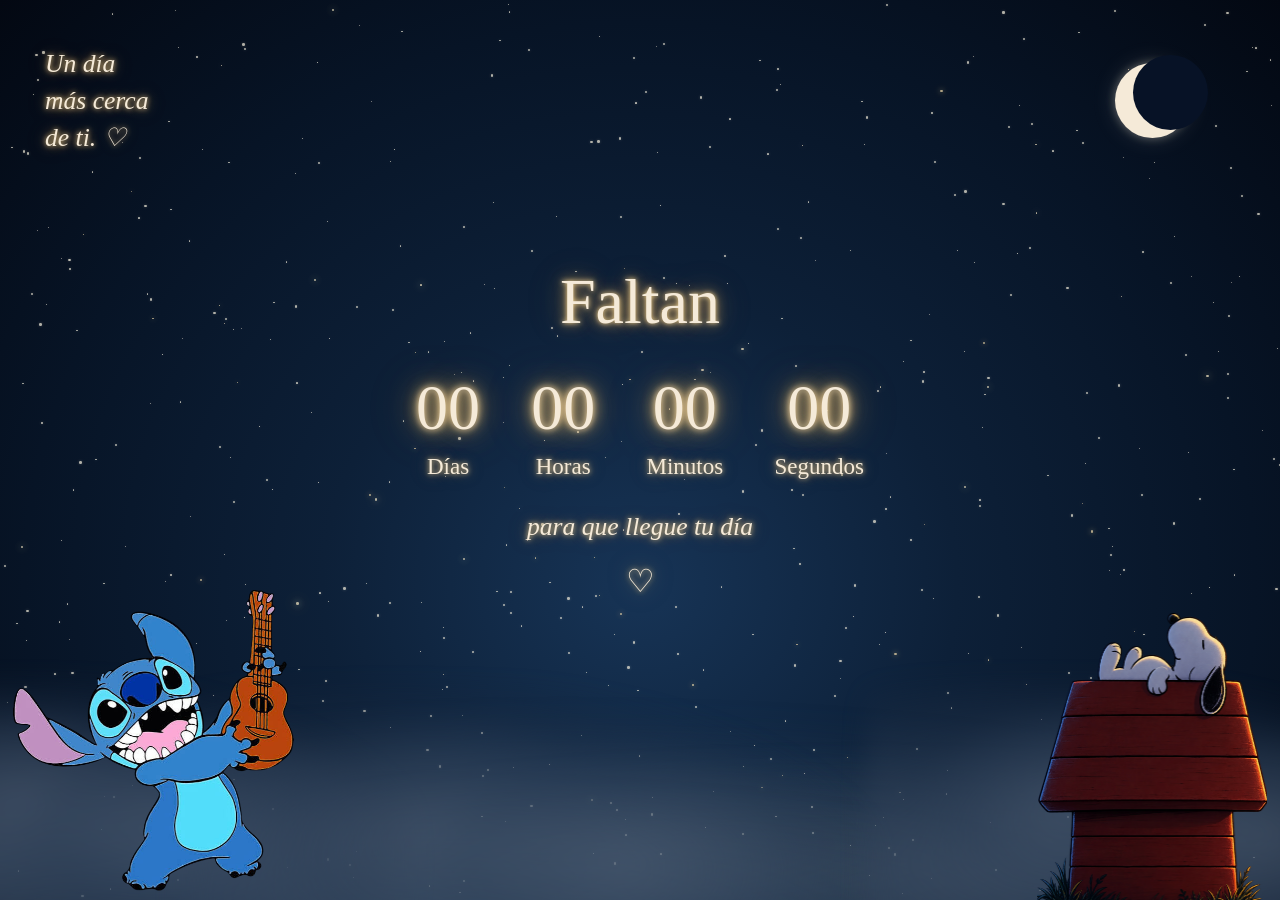
<file: index.html>
<!DOCTYPE html>
<html lang="es">

<head>
  <link rel="preconnect" href="https://fonts.googleapis.com">
  <link rel="preconnect" href="https://fonts.gstatic.com" crossorigin>
  <link
    href="https://fonts.googleapis.com/css2?family=Cinzel+Decorative:wght@700&family=Great+Vibes&family=Plus+Jakarta+Sans:wght@300;400;600&display=swap"
    rel="stylesheet"
  >
<link rel="icon" type="image/png" href="logo.jpg">
  <link rel="stylesheet" href="css/style.css">
  <link rel="stylesheet" href="css/pastel.css">
  <link href="https://fonts.googleapis.com/css2?family=Press+Start+2P&family=Caveat:wght@600&display=swap" rel="stylesheet">
</head>

    <!-- =========================================
         ESCENA PRINCIPAL
         ========================================= -->

    <main id="pagina">

        <!-- CIELO -->
        <div class="cielo">

            <div class="estrellas"></div>

            <div class="luna"></div>

            <div class="estrella-fugaz"></div>

            <div class="nubes">

                <div class="nube nube-1"></div>
                <div class="nube nube-2"></div>
                <div class="nube nube-3"></div>

            </div>

            <div class="niebla niebla-1"></div>
            <div class="niebla niebla-2"></div>
            <div class="niebla niebla-3"></div>

        </div>


        <!-- =========================================
             PORTADA
             ========================================= -->

        <section class="portada" id="portada">

            <!-- Mensaje esquina -->
            <div class="mensaje-esquina">
                Un día<br>
                más cerca<br>
                de ti. ♡
            </div>


            <!-- Casa de Snoopy -->
            <div class="snoopy-portada">

                <img src="img/snoopy.png" alt="Snoopy">

            </div>

            <div class="stitch-portada">
    <img src="img/stitch3.png" alt="Stitch">
</div>

            <!-- CONTADOR -->
            <div class="contador">

                <h1>Faltan</h1>

                <div class="tiempo">

                    <div>
                        <span id="dias">00</span>
                        <small>Días</small>
                    </div>

                    <div>
                        <span id="horas">00</span>
                        <small>Horas</small>
                    </div>

                    <div>
                        <span id="minutos">00</span>
                        <small>Minutos</small>
                    </div>

                    <div>
                        <span id="segundos">00</span>
                        <small>Segundos</small>
                    </div>

                </div>

                <p>para que llegue tu día</p>

                <div class="corazon">
                    ♡
                </div>

            </div>

        </section>


        <!-- =========================================
             TRANSICIÓN
             ========================================= -->

        <section class="transicion" id="transicion">

            <img
                src="img/snoopy2.png"
                alt="Snoopy"
                class="snoopy-transicion"
            >

            <div class="mensaje-transicion">

                <p>
                    Hay cosas que no se pueden decir<br>
                    en unas cuantas palabras...
                </p>

                <button id="botonAbrir">
                    ♡ Abrir
                </button>

            </div>

        </section>


        <!-- =========================================
             CARTA
             ========================================= -->

        <section class="carta" id="carta">

            <!-- Snoopy izquierda -->

            <div class="snoopy-izquierda">

                <img
                    src="img/snoopy-joe-cool.png"
                    alt="Snoopy"
                >

            </div>


            <!-- HOJA -->

            <div class="hoja-carta">

                <div class="decoracion-superior">
                    ♡
                </div>


                <h2>
                    Para ti, señora
                </h2>


                <div class="linea-dorada">

                    <span>♡</span>

                </div>


                <div class="contenido-carta">

                    <p>
                        No sabía muy bien cómo empezar esta carta, porque llevamos relativamente poco tiempo conociéndonos y quizá sería raro escribirte algo demasiado grande cuando apenas estamos comenzando a conocernos. Pero supongo que precisamente por eso quise hacerlo.

                        En estas pocas semanas me ha gustado mucho coincidir contigo. Es curioso cómo a veces no hace falta conocer a alguien durante años para sentir que hablar con esa persona resulta fácil, como si poco a poco las conversaciones fueran encontrando su propio camino.

                        Me gusta poder hablar contigo, conocer un poco más de ti y descubrir esas pequeñas cosas que hacen que seas tú. Y aunque todavía me falte muchísimo por conocer, creo que eso también es algo bonito, porque significa que todavía quedan muchas cosas por descubrir.

                        Espero que este nuevo año de tu vida venga acompañado de momentos que realmente te hagan feliz, de personas que sepan apreciar lo que eres y de muchas razones para sonreír incluso en esos días en los que no todo salga como esperabas.
                    </p>


                    <p>
                       Me alegra haberte conocido.

                       Y entre tantas personas que uno puede encontrar en la vida, me parece bonito que justamente nuestros caminos hayan coincidido.
                    </p>


                    <!-- AQUÍ CONTINUAREMOS LA CARTA -->

             <!-- BOTÓN PARA CONTINUAR -->

            <button id="botonCosas">
                Continuar ♡
            </button>

                </div>

            </div>


            <!-- Casita derecha -->

            <div class="casita-derecha">

                <img
                    src="img/stitch.png"
                    alt="Casita de Snoopy"
                >

            </div>

</section>


<!-- =========================================
     MENSAJES
     ========================================= -->

<div id="lluviaSnoopy"></div>

<section class="mensajes" id="mensajes">

    <div class="contenedor-mensajes">

        <div class="lista-mensajes">

            <!-- =========================
                 MENSAJE 1
                 ========================= -->

            <article class="tarjeta-mensaje tarjeta-1">

                <div class="encabezado-mensaje">

                    <img
                        src="img/mensajes/persona1.png"
                        alt="Paulette"
                    >

                    <span>Paulette</span>

                </div>

                <div class="contenido-mensaje">

                    <p>
                        "Feliz cumple guapa, eres muy especial para mí,
                        gracias por hacerme reír y acompañarme en momentos
                        donde me sentía mal, realmente quiero que te la pases
                        increíble, gracias por todo, tqmmm."
                    </p>

                </div>

            </article>


            <!-- =========================
                 MENSAJE 2
                 ========================= -->

            <article class="tarjeta-mensaje tarjeta-2">

                <div class="encabezado-mensaje">

                    <img
                        src="img/mensajes/persona2.png"
                        alt="Rosa"
                    >

                    <span>Rosa</span>

                </div>

                <div class="contenido-mensaje">

                    <p>
                        Feliz Cumpleaños,liz

                        Hoy no es un día cualquiera, porque hace años nació
                        la persona más linda que se convertiría en mi confidente,
                        mi amiga y sobre todo la mejor niña que conocí.

                        Me detuve a pensar en todo lo que hemos vivido aunque
                        sea en un corto tiempo contigo sentí una conexión
                        inexplicable desde el minuto en que me hablaste me
                        sentí tan cómoda.

                        Agradezco haber coincidido contigo en esta etapa de
                        la vida y sobre todo que siempre estés para mí.

                        A veces doy por sentado que siempre estás ahí, pero
                        hoy quiero detenerme y darte las gracias.

                        Gracias por ser esa persona que me conoce sin filtros,
                        que sabe cuándo estoy bien aunque diga lo contrario
                        y que tiene la palabra exacta para cada situación.

                        No cualquiera me tiene la confianza que me das ni el
                        apoyo, y el hecho de que sigamos aquí, más unidas
                        que nunca, es la prueba de que nuestra amistad es
                        real y a prueba de todo.

                        Me encanta saber que, sin importar cuánto pase el
                        tiempo, siempre tendremos esos momentos que nadie
                        más entiende.
                    </p>

                </div>

            </article>


            <!-- =========================
                 MENSAJE 3
                 ========================= -->

            <article class="tarjeta-mensaje tarjeta-3">

                <div class="encabezado-mensaje">

                    <img
                        src="img/mensajes/persona3.png"
                        alt="Yawy"
                    >

                    <span>Yawy</span>

                </div>

                <div class="contenido-mensaje">

                    <p>
                        Lis pues muchas felicidades eres una niña muy linda
                        y especial para mí ya que cuando empezamos a hablar
                        me gustó tu vibra y eres una niña muy inteligente
                        aunque a veces no das una pero lo eres.

                        Te quiero mucho y feliz cumpleaños, que te la pases
                        muy bien con toda tu familia y los que más quieras.
                    </p>

                </div>

            </article>


            <!-- =========================
                 MENSAJE 4
                 ========================= -->

            <article class="tarjeta-mensaje tarjeta-4">

                <div class="encabezado-mensaje">

                    <img
                        src="img/mensajes/persona4.png"
                        alt="Chichico"
                    >

                    <span>Chichico (Kevin)</span>

                </div>

                <div class="contenido-mensaje">

                    <p>
                        Feliz cumpleaños, vete a la verga
                    </p>

                </div>

            </article>

        </div>


        <!-- BOTÓN -->

        <button id="botonPastel">
            Hay algo más...
        </button>

    </div>

</section>



</main>


<!-- ESCENA DEL PASTEL -->
<section id="escenaPastel" aria-label="Pastel de cumpleaños" style="display: none;">
    <div id="estrellasPastel"></div>

    <div id="wPastel">
        <canvas id="cPastel" width="96" height="96"></canvas>

        <div class="oPastel" id="titlePastel">
            <svg viewBox="0 0 100 28" aria-label="Feliz cumpleaños Lissette, te quiero">
                <defs>
                    <path id="p1Pastel" d="M 8 15 Q 50 -3 92 15"/>
                    <path id="p2Pastel" d="M 26 22 Q 50 14 74 22"/>
                </defs>
                <text class="a1Pastel">
                    <textPath href="#p1Pastel" startOffset="50%">FELIZ CUMPLEAÑOS</textPath>
                </text>
                <text class="a2Pastel">
                    <textPath href="#p2Pastel" startOffset="50%">LISSETTE</textPath>
                </text>
                <text class="a3Pastel" x="50" y="27">te quiero ✦</text>
            </svg>
        </div>

        <div class="oPastel" id="hintPastel">Enciende<br>&nbsp;&nbsp;la vela</div>
    </div>
</section>

<script src="js/script.js"></script>
<script src="js/pastel.js"></script>

<audio id="musicaFondo" loop preload="auto">
    <source src="audio/musica de fondo.mp3" type="audio/mpeg">
</audio>
<script>
const musicaFondo = document.getElementById("musicaFondo");
window.musicaFondo = musicaFondo;
musicaFondo.volume = 0.15;

window.addEventListener("pointerdown", function iniciarMusica() {
    musicaFondo.play()
        .then(() => {
            console.log("🎵 Música iniciada");
            window.removeEventListener("pointerdown", iniciarMusica);
        })
        .catch(error => {
            console.log("❌ Error al iniciar música:", error);
        });
}, true);
</script>
</body>

</html>
</file>
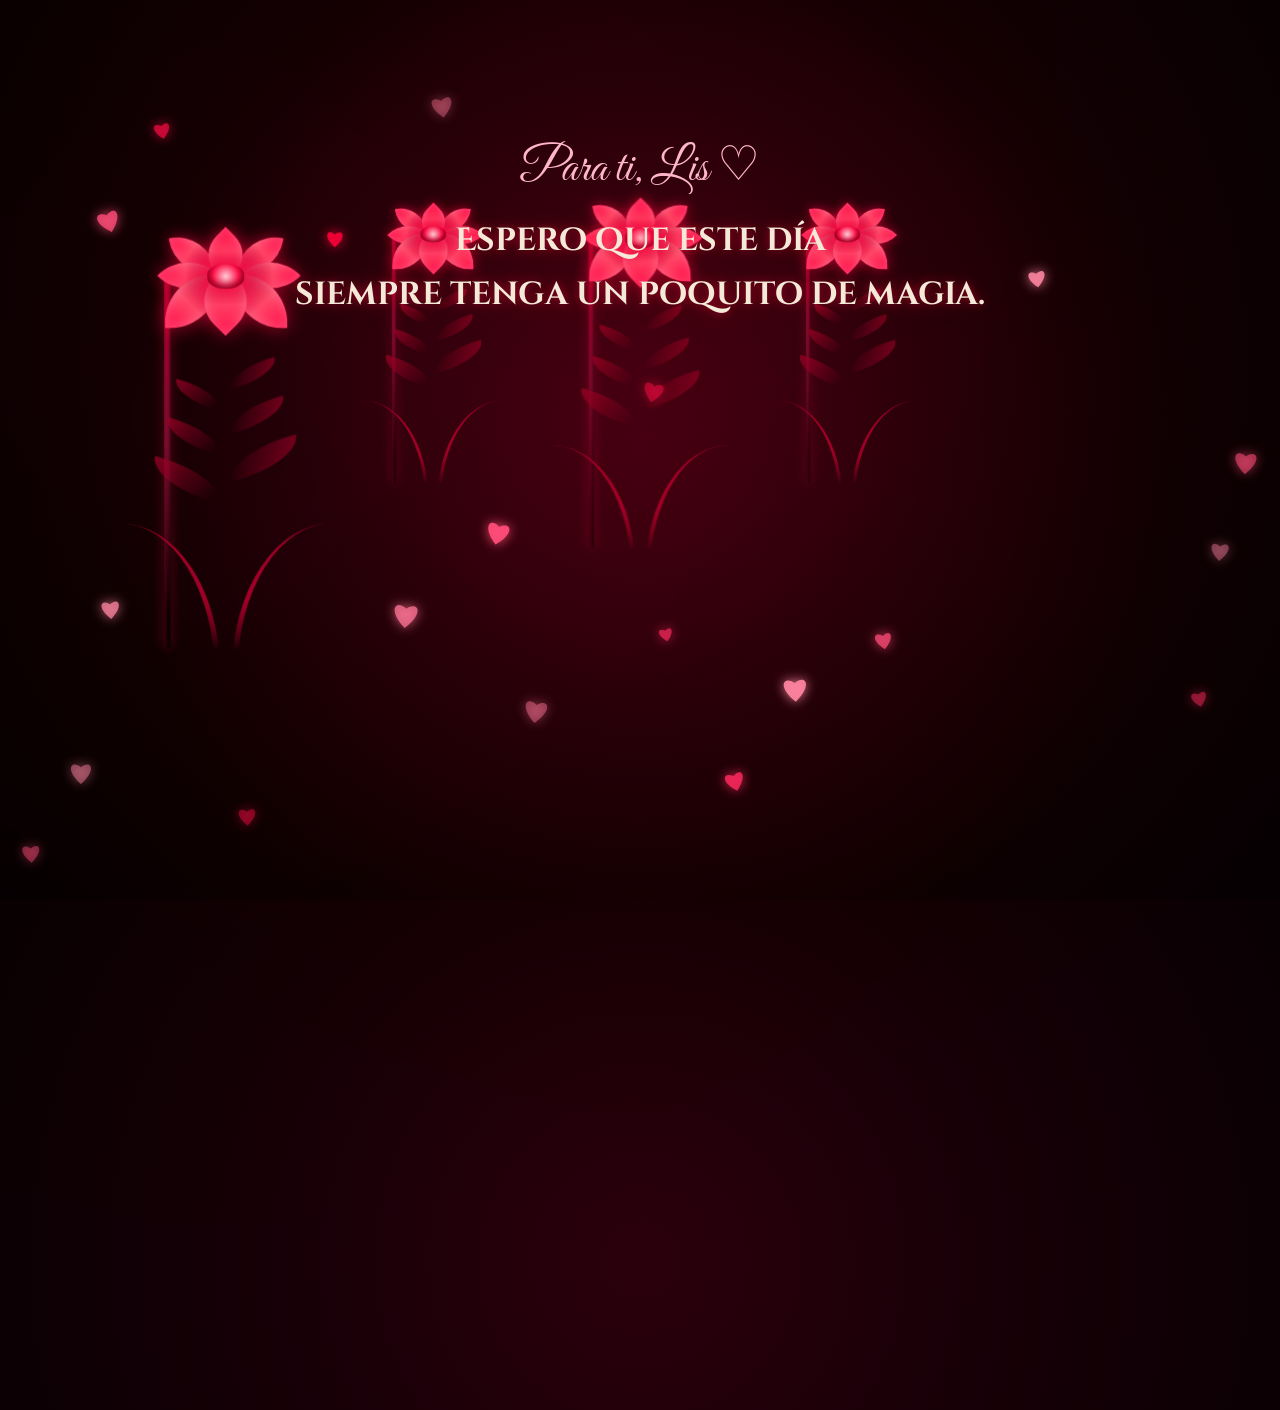
<file: final.html>
<!DOCTYPE html>
<html lang="es">

<head>
    <meta charset="UTF-8">
    <meta name="viewport" content="width=device-width, initial-scale=1.0">

    <title>Para Lis ♡</title>

    <link rel="preconnect" href="https://fonts.googleapis.com">
    <link rel="preconnect" href="https://fonts.gstatic.com" crossorigin>

    <link
        href="https://fonts.googleapis.com/css2?family=Cinzel+Decorative:wght@700&family=Great+Vibes&family=Plus+Jakarta+Sans:wght@300;400;600&display=swap"
        rel="stylesheet"
    >

    <link rel="stylesheet" href="final.css">
    <link rel="icon" type="image/png" href="img/logo.jpg">
</head>

<body>

    <!-- CORAZONES Y BRILLOS -->
    <canvas id="hearts-canvas"></canvas>

    <!-- BRILLO AMBIENTAL -->
    <div class="romantic-overlay"></div>

    <!-- FLORES -->
    <div class="ground">

        <div class="flower-container"></div>
        <div class="flower-container"></div>
        <div class="flower-container"></div>
        <div class="flower-container"></div>
        <div class="flower-container"></div>
        <div class="flower-container"></div>
        <div class="flower-container"></div>
        <div class="flower-container"></div>
        <div class="flower-container"></div>
        <div class="flower-container"></div>
        <div class="flower-container"></div>
        <div class="flower-container"></div>

    </div>

    <!-- MENSAJE FINAL -->
    <div class="mensaje-final">

        <div class="mensaje-pequeno">
            Para ti, Lis ♡
        </div>

        <h1>
            Espero que este día<br>
            siempre tenga un poquito de magia.
        </h1>

    </div>

    <script src="final.js"></script>

</body>

</html>
</file>
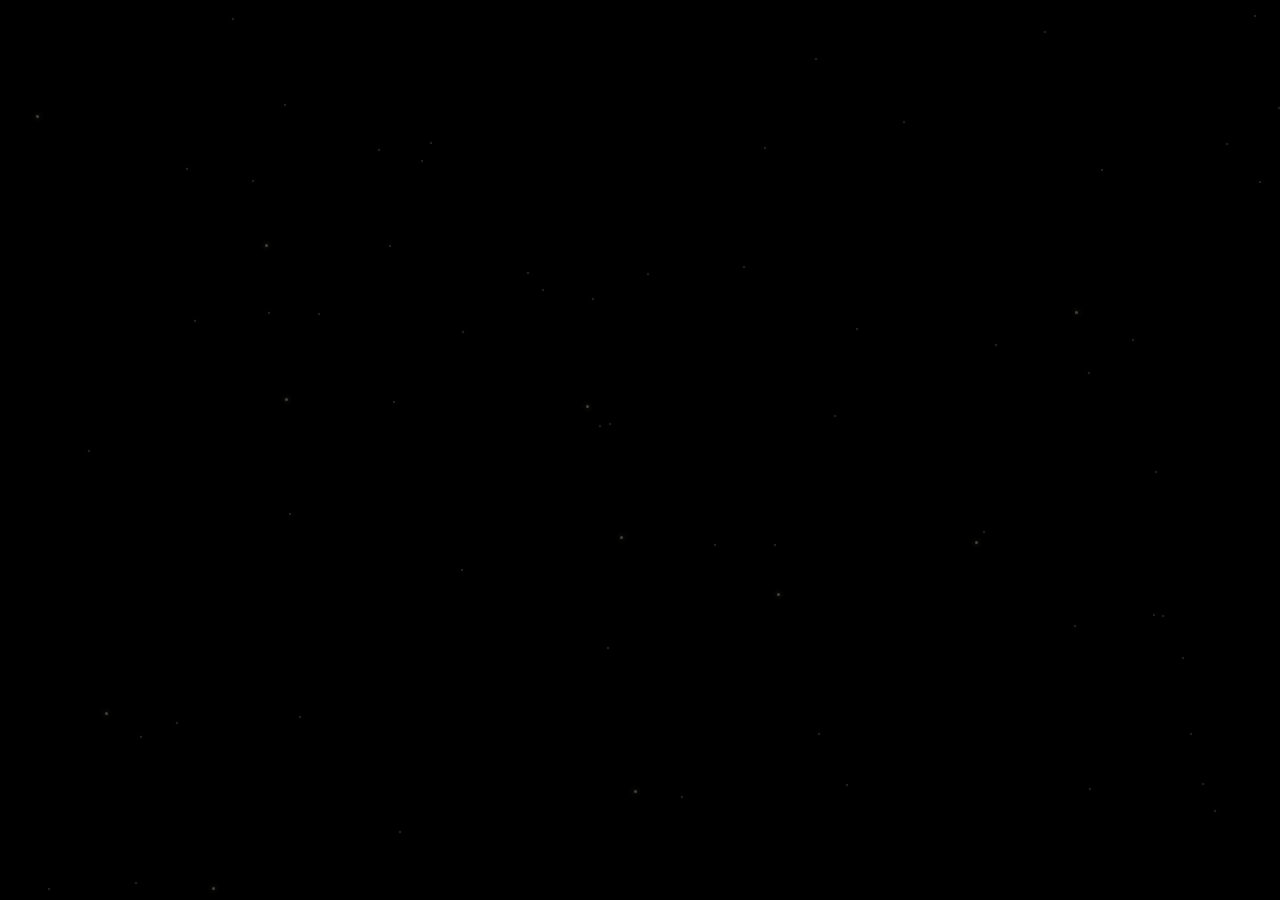
<file: pastel.html>
<!DOCTYPE html>
<html lang="es">
<head>
<meta charset="utf-8">
<meta name="viewport" content="width=device-width, initial-scale=1, viewport-fit=cover">
<title>Pastel para Lissette</title>
<link href="https://fonts.googleapis.com/css2?family=Press+Start+2P&family=Caveat:wght@600&display=swap" rel="stylesheet">
<link rel="icon" type="image/png" href="img/logo.jpg">
<style>
:root{color-scheme:dark;box-sizing:border-box;padding-top:env(safe-area-inset-top,0px);padding-bottom:env(safe-area-inset-bottom,0px);--s:min(94vw,86vh,560px)}
html{scroll-padding-top:env(safe-area-inset-top,0px)}
html,body{margin:0;height:100%;background:#000;overflow:hidden}
body{display:flex;align-items:center;justify-content:center;font-family:ui-rounded,"Trebuchet MS",sans-serif}
#w{position:relative;width:var(--s);height:var(--s);cursor:pointer;-webkit-tap-highlight-color:transparent}
canvas{width:100%;height:100%;image-rendering:pixelated;display:block}
.o{position:absolute;left:0;right:0;text-align:center;opacity:0;pointer-events:none;color:#FFB347;text-shadow:0 0 12px rgba(255,150,40,.6)}
#title{top:1%;height:auto;filter:drop-shadow(0 0 6px rgba(255,150,40,.6))}
#title svg{width:100%;display:block;overflow:visible}
#title text{fill:#FFB347;text-anchor:middle}
.a1{font-family:"Press Start 2P",monospace;font-size:4.1px}
.a2{font-family:"Press Start 2P",monospace;font-size:6px;fill:#FFD08A!important}
.a3{font-family:Caveat,cursive;font-size:6px;fill:#FFC46B!important}
#hint{top:47%;left:auto;right:2%;width:34%;text-align:left;font-family:Caveat,"Segoe Script",cursive;font-weight:600;font-size:calc(var(--s)*.085);line-height:1;transform:rotate(-4deg)}
#final{
    top:31%;
    font-size:calc(var(--s)*.085);
    font-weight:600;
    color:#FFF8E8;
    text-shadow:
        0 0 5px rgba(255,255,255,.8),
        0 0 12px rgba(255,190,80,.8),
        0 0 25px rgba(255,150,40,.5);
    letter-spacing:.3px;
}

#final i{
    display:block;
    margin-top:7%;
    font-family:Georgia,serif;
    font-size:.62em;
    font-weight:400;
    line-height:1.4;
    color:#FFD98A;
    text-shadow:
        0 0 6px rgba(255,200,100,.8),
        0 0 15px rgba(255,150,40,.45);
}

#estrellas{
    position:fixed;
    inset:0;
    pointer-events:none;
    overflow:hidden;
    opacity:0;
    transition:opacity 2s ease;
}

.estrella{
    position:absolute;
    width:2px;
    height:2px;
    background:#fff;
    border-radius:50%;
    opacity:.6;
    box-shadow:0 0 4px rgba(255,255,255,.8);
    animation:parpadeo 3s ease-in-out infinite;
}

.estrella.grande{
    width:3px;
    height:3px;
    opacity:.9;
    box-shadow:
        0 0 5px rgba(255,255,255,.9),
        0 0 10px rgba(255,190,90,.7);
}

@keyframes parpadeo{
    0%,100%{
        opacity:.2;
        transform:scale(.7);
    }

    50%{
        opacity:1;
        transform:scale(1.3);
    }
}

#final{
    z-index:5;
}

</style>
</head>
<body>
    <div id="estrellasPastel"></div>

<div id="w">

  <canvas id="c" width="96" height="96"></canvas>
  <div class="o" id="titlePastel"><svg viewBox="0 0 100 28" aria-label="Feliz cumpleaños Lissette te quiero">
    <defs><path id="p1" d="M 8 15 Q 50 -3 92 15"/><path id="p2" d="M 26 22 Q 50 14 74 22"/></defs>
    <text class="a1"><textPath href="#p1" startOffset="50%">FELIZ CUMPLEAÑOS</textPath></text>
    <text class="a2"><textPath href="#p2" startOffset="50%">LISSETTE</textPath></text>
    <text class="a3" x="50" y="27">te quiero ✦</text>
  </svg></div>
  <div class="o" id="hintPastel">Enciende<br>&nbsp;&nbsp;la vela</div>
</div>
<script>
const cv = document.getElementById('c');
const ctx = cv.getContext('2d');

const $ = id => document.getElementById(id);

/* =========================================
   CONFIGURACIÓN
========================================= */

const TIEMPO_ANTES_DE_CLIC = 9;

// Tiempo desde que enciende la vela
// hasta que comienza el desvanecimiento
const TIEMPO_ESPERA_FINAL = 15;

// Duración del desvanecimiento
const TIEMPO_DESVANECER = 3;

const C = {
    pink: '#FFB6D9',
    hot: '#FF8FB5',
    cream: '#FFD6A5',
    amber: '#FFB347',
    brown: '#6B4E2E',
    blue: '#7AC7FF'
};

let start = performance.now();
let click = null;

/* =========================================
   ESTRELLAS DEL FONDO
========================================= */

const estrellas = document.getElementById("estrellasPastel");

for(let i = 0; i < 70; i++){

    const estrella = document.createElement("div");

    estrella.className = "estrella";

    if(Math.random() > 0.88){
        estrella.classList.add("grande");
    }

    estrella.style.left =
        `${Math.random() * 100}%`;

    estrella.style.top =
        `${Math.random() * 100}%`;

    estrella.style.animationDelay =
        `${Math.random() * -4}s`;

    estrella.style.animationDuration =
        `${2 + Math.random() * 4}s`;

    estrellas.appendChild(estrella);
}

/* =========================================
   FUNCIONES GENERALES
========================================= */

const clamp = (x, a = 0, b = 1) =>
    Math.min(b, Math.max(a, x));

function bounce(x) {

    const n = 7.5625;
    const d = 2.75;

    if (x < 1 / d)
        return n * x * x;

    if (x < 2 / d) {
        x -= 1.5 / d;
        return n * x * x + .75;
    }

    if (x < 2.5 / d) {
        x -= 2.25 / d;
        return n * x * x + .9375;
    }

    x -= 2.625 / d;
    return n * x * x + .984375;
}

const R = (x, y, w, h, c) => {

    ctx.fillStyle = c;

    ctx.fillRect(
        Math.round(x),
        Math.round(y),
        w,
        h
    );
};


/* =========================================
   PISOS DEL PASTEL
========================================= */

const tiers = [

    {
        w: 56,
        top: 70,
        h: 18,
        t0: 2,
        s: 0
    },

    {
        w: 40,
        top: 56,
        h: 14,
        t0: 3,
        s: 2
    },

    {
        w: 26,
        top: 44,
        h: 12,
        t0: 4,
        s: 4
    }

];


/* =========================================
   CREAR PISO
========================================= */

function tier(o, t, p) {

    if (t < o.t0)
        return;

    const dy =
        -110 *
        (1 - bounce(
            clamp(
                (t - o.t0) / .9
            )
        ));

    const x = 48 - o.w / 2;
    const y = o.top + dy;

    const w = o.w;
    const h = o.h;


    /* cuerpo */

    R(
        x + 1,
        y,
        w - 2,
        h,
        C.cream
    );

    R(
        x,
        y + 1,
        w,
        h - 2,
        C.cream
    );


    /* base dorada */

    R(
        x + 1,
        y + h - 2,
        w - 2,
        2,
        C.amber
    );


    /* detalles */

    for (
        let i = x + 4;
        i < x + w - 4;
        i += 4
    ) {

        R(
            i,
            y + h * .62,
            2,
            1,
            C.amber
        );

    }


    /* glaseado */

    for (
        let i = 0;
        i < w;
        i++
    ) {

        const wave =
            .5 +
            .5 *
            Math.sin(
                i * .8 + o.s
            );

        const L =
            Math.min(
                3 +
                Math.round(
                    p *
                    (1 + 4 * wave)
                ),
                h - 3
            );

        R(
            x + i,
            y,
            1,
            L,
            C.hot
        );

        R(
            x + i,
            y,
            1,
            2,
            C.pink
        );

    }

}


/* =========================================
   VELA
========================================= */

function candle(t) {

    if (t < 8)
        return;

    const dy =
        -60 *
        (
            1 -
            bounce(
                clamp(t - 8)
            )
        );


    for (
        let r = 0;
        r < 10;
        r++
    ) {

        R(
            47,
            34 + dy + r,
            3,
            1,
            (r >> 1) % 2
                ? '#fff'
                : C.blue
        );

    }

    R(
        48,
        33 + dy,
        1,
        1,
        C.brown
    );

}


/* =========================================
   LLAMA
========================================= */

function flame(f, tt) {

    const h =
        Math.round(
            3 +
            7 * f +
            Math.sin(tt * 6) * .5
        );

    const hw = f * 1.6;


    for (
        let k = 0;
        k < h;
        k++
    ) {

        const s =
            Math.sin(
                Math.PI *
                Math.pow(
                    (k + 1) /
                    (h + 1),
                    .75
                )
            );

        const half =
            Math.round(
                hw * s * .9
            );

        const y = 32 - k;


        R(
            48 - half,
            y,
            2 * half + 1,
            1,
            C.amber
        );


        if (half >= 1) {

            R(
                48 - half + 1,
                y,
                2 * half - 1,
                1,
                '#FFDD77'
            );

        }


        if (half >= 2) {

            R(
                48 - half + 2,
                y,
                2 * half - 3,
                1,
                '#FFF6CC'
            );

        }

    }

}


/* =========================================
   DESTELLO
========================================= */

function spark(c) {

    const s =
        clamp(
            1 -
            Math.abs(c - 1.5) * 1.6
        );

    if (s <= 0)
        return;


    ctx.globalAlpha = s;


    R(
        48,
        31,
        1,
        1,
        '#FFF6CC'
    );

    R(
        47,
        31,
        1,
        1,
        C.amber
    );

    R(
        49,
        31,
        1,
        1,
        C.amber
    );

    R(
        48,
        30,
        1,
        1,
        C.amber
    );

    R(
        48,
        32,
        1,
        1,
        C.amber
    );


    ctx.globalAlpha = 1;

}


/* =========================================
   BRILLO
========================================= */

function glow(g) {

    const gr =
        ctx.createRadialGradient(
            48,
            30,
            0,
            48,
            44,
            52
        );

    gr.addColorStop(
        0,
        `rgba(255,170,60,${.5 * g})`
    );

    gr.addColorStop(
        1,
        'rgba(255,140,40,0)'
    );


    ctx.fillStyle = gr;

    ctx.fillRect(
        0,
        0,
        96,
        96
    );

}


/* =========================================
   LUZ
========================================= */

function light(g) {

    ctx.globalCompositeOperation =
        'lighter';


    const gr =
        ctx.createRadialGradient(
            48,
            34,
            0,
            48,
            50,
            34
        );


    gr.addColorStop(
        0,
        `rgba(255,150,40,${.2 * g})`
    );

    gr.addColorStop(
        1,
        'rgba(255,150,40,0)'
    );


    ctx.fillStyle = gr;

    ctx.fillRect(
        0,
        0,
        96,
        96
    );


    ctx.globalCompositeOperation =
        'source-over';

}


/* =========================================
   CHISPAS
========================================= */

const sp =
    [...Array(14)]
    .map((_, i) => ({

        x: 10 + ((i * 37) % 76),

        y: 12 + ((i * 53) % 60),

        c:
            [
                C.amber,
                C.hot,
                C.blue
            ][i % 3],

        o: i

    }));


function sparks(g, now) {

    sp.forEach(s => {

        const a =
            g *
            clamp(
                Math.sin(
                    now / 500 +
                    s.o * 1.7
                ) *
                .8 +
                .4
            );


        if (a <= 0)
            return;


        ctx.globalAlpha = a;


        R(
            s.x,
            s.y,
            1,
            1,
            s.c
        );


        if (s.o % 3 === 0) {

            R(
                s.x - 1,
                s.y,
                1,
                1,
                s.c
            );

            R(
                s.x + 1,
                s.y,
                1,
                1,
                s.c
            );

            R(
                s.x,
                s.y - 1,
                1,
                1,
                s.c
            );

            R(
                s.x,
                s.y + 1,
                1,
                1,
                s.c
            );

        }

    });


    ctx.globalAlpha = 1;

}

/* =========================================
   ANIMACIÓN PRINCIPAL
========================================= */

function loop(now) {

    const t =
        (now - start) / 1000;

    const c =
        click == null
            ? -1
            : (now - click) / 1000;


    /*
       Después de 90 segundos
       de haber encendido la vela.
    */

    ctx.clearRect(
        0,
        0,
        96,
        96
    );


    ctx.save();

    ctx.translate(
        0,
        5
    );


    const g =
        c < 0
            ? 0
            : clamp(
                (c - 4) / 4
            ) *
            (
                .9 +
                .1 *
                Math.sin(
                    now / 300
                )
            );


    if (g > 0)
        glow(g);


    tiers.forEach(o =>
        tier(
            o,
            t,
            clamp(
                (t - 5) / 3
            )
        )
    );


    candle(t);


    /*
       La llama solamente aparece
       después del clic.
    */

    if (c >= 1) {

        spark(c);


        const f =
            c < 2
                ? .25
                : .25 +
                  .75 *
                  clamp(
                      (c - 2) / 2
                  );


        flame(
            f,
            now / 1000
        );

    }


    if (g > 0) {

        light(g);

        if (c > 8)
            sparks(g, now);

    }


    ctx.restore();

    /*
       Desaparición del pastel
       justo antes de cambiar.
    */

const fade =
    click !== null
        ? clamp(
            (c - TIEMPO_ESPERA_FINAL) /
            TIEMPO_DESVANECER
        )
        : 0;


    cv.style.opacity =
        1 - fade;


    /*
       Indicación
    */

    $('hintPastel').style.opacity =
        (
            t >= TIEMPO_ANTES_DE_CLIC &&
            click === null
        )
            ? clamp(
                t -
                TIEMPO_ANTES_DE_CLIC
            )
            : 0;


    /*
       Felicitación
    */

    $('titlePastel').style.opacity =
        click === null
            ? 0
            : clamp(
                (c - 8) / 3
            ) *
            (1 - fade);


const brilloEstrellas =
    click === null
        ? 0.28
        : 0.28 +
          clamp(c / TIEMPO_ESPERA_FINAL) * 0.45;

$('estrellasPastel').style.opacity =
    brilloEstrellas;

if (
    click !== null &&
    c >= TIEMPO_ESPERA_FINAL + TIEMPO_DESVANECER
) {
    window.location.href = "final.html";
    return;
}

    requestAnimationFrame(loop);

} // Cierra loop()


/* =========================================
   CLIC SOBRE LA VELA
========================================= */

cv.addEventListener(
    'click',
    e => {

        const tiempoActual =
            (performance.now() - start) / 1000;

        if (
            click !== null ||
            tiempoActual < TIEMPO_ANTES_DE_CLIC
        ) {
            return;
        }

        const rect =
            cv.getBoundingClientRect();

        const x =
            (e.clientX - rect.left) /
            rect.width *
            96;

        const y =
            (e.clientY - rect.top) /
            rect.height *
            96;

        const velaX =
            x >= 43 &&
            x <= 53;

        const velaY =
            y >= 28 &&
            y <= 48;

        if (
            velaX &&
            velaY
        ) {
            click = performance.now();
        }

    }
);


/* =========================================
   INICIAR
========================================= */

requestAnimationFrame(loop);

</script>

</body>

</html>
</file>
<file: css/style.css>
/* =========================================
   CONFIGURACIÓN GENERAL
   ========================================= */

* {
    margin: 0;
    padding: 0;
    box-sizing: border-box;
}

html,
body {
    width: 100%;
    height: 100%;
}

body {
    overflow: hidden;

    background: #080d1a;

    color: #f5ead8;

    font-family: Georgia, serif;
}


/* =========================================
   PÁGINA
   ========================================= */

#pagina {
    position: relative;

    width: 100%;
    height: 100vh;

    overflow: hidden;
}


/* =========================================
   CIELO
   ========================================= */

.cielo {
    position: fixed;

    inset: 0;

    overflow: hidden;

    z-index: 0;

    background:
        radial-gradient(
            ellipse at 50% 65%,
            #173456 0%,
            #0d2038 35%,
            #071426 68%,
            #030812 100%
        );
}


/* =========================================
   ESTRELLAS
   ========================================= */

.estrellas {
    position: absolute;

    inset: 0;

    overflow: hidden;

    z-index: 1;
}

.estrella {
    position: absolute;

    width: 2px;
    height: 2px;

    border-radius: 50%;

    background: #f8f2df;

    opacity: 0.7;

    box-shadow:
        0 0 3px rgba(245, 234, 216, 0.35);

    animation:
        movimiento-estrella 18s linear infinite,
        brillo-estrella 4s ease-in-out infinite;
}


/* Movimiento */

@keyframes movimiento-estrella {

    from {
        transform: translate3d(0, 0, 0);
    }

    to {
        transform: translate3d(-25px, 18px, 0);
    }

}


/* Brillo */

@keyframes brillo-estrella {

    0%,
    100% {
        opacity: 0.35;
    }

    50% {
        opacity: 0.9;
    }

}


/* Estrellas grandes */

.estrella.grande {

    width: 3px;
    height: 3px;

    background: #f7dfad;

    box-shadow:
        0 0 5px rgba(255, 226, 160, 0.95),
        0 0 12px rgba(220, 170, 80, 0.65),
        0 0 22px rgba(220, 170, 80, 0.25);

}


/* Destellos */

.estrella.destello {

    width: 4px;
    height: 4px;

    background: #fff0c9;

    box-shadow:
        0 0 6px #fff0c9,
        0 0 15px rgba(235, 190, 100, 0.9),
        0 0 28px rgba(235, 190, 100, 0.4);

}


/* =========================================
   LUNA
   ========================================= */

.luna {

    position: absolute;

    top: 7%;
    right: 7%;

    width: 75px;
    height: 75px;

    border-radius: 50%;

    background: #f5ead8;

    box-shadow:
        0 0 10px rgba(245, 234, 216, 0.35),
        0 0 25px rgba(245, 234, 216, 0.15);

    z-index: 2;
}


/* Creciente */

.luna::after {

    content: "";

    position: absolute;

    width: 75px;
    height: 75px;

    border-radius: 50%;

    background: #071226;

    top: -8px;
    left: 18px;

}


/* =========================================
   ESTRELLA FUGAZ
   ========================================= */

.estrella-fugaz {

    position: absolute;

    top: 18%;
    left: 75%;

    width: 2px;
    height: 2px;

    border-radius: 50%;

    background: white;

    opacity: 0;

    z-index: 3;

    animation:
        estrella-fugaz 15s linear infinite;

}


.estrella-fugaz::after {

    content: "";

    position: absolute;

    right: 0;
    top: 0;

    width: 100px;
    height: 1px;

    background:
        linear-gradient(
            to left,
            rgba(255, 255, 255, 0.9),
            transparent
        );

}


@keyframes estrella-fugaz {

    0% {

        opacity: 0;

        transform:
            translate(0, 0)
            rotate(-35deg);

    }

    2% {

        opacity: 1;

    }

    12% {

        opacity: 0;

        transform:
            translate(-280px, 180px)
            rotate(-35deg);

    }

    100% {

        opacity: 0;

        transform:
            translate(-280px, 180px)
            rotate(-35deg);

    }

}


/* =========================================
   NIEBLA
   ========================================= */

.niebla {

    position: absolute;

    left: -10%;
    bottom: -8%;

    width: 120%;
    height: 28%;

    border-radius: 50%;

    pointer-events: none;

    filter: blur(18px);

    z-index: 4;

}


.niebla-1 {

    background:
        radial-gradient(
            ellipse,
            rgba(120, 140, 160, 0.28) 0%,
            rgba(80, 105, 130, 0.20) 40%,
            transparent 70%
        );

    transform: translateX(-5%);

}


.niebla-2 {

    bottom: -12%;

    background:
        radial-gradient(
            ellipse,
            rgba(150, 160, 170, 0.22) 0%,
            transparent 68%
        );

    transform: translateX(15%);

}


.niebla-3 {

    bottom: -15%;

    background:
        radial-gradient(
            ellipse,
            rgba(70, 95, 120, 0.30) 0%,
            transparent 65%
        );

    transform: translateX(-15%);

}


/* =========================================
   NUBES
   ========================================= */

.nubes {

    position: absolute;

    inset: 0;

    pointer-events: none;

    overflow: hidden;

    z-index: 5;

}


.nube {

    position: absolute;

    width: 420px;
    height: 180px;

    background:
        radial-gradient(
            ellipse at 30% 70%,
            rgba(65, 82, 105, 0.85) 0%,
            rgba(45, 62, 85, 0.72) 38%,
            rgba(30, 46, 68, 0.35) 65%,
            transparent 75%
        );

    filter: blur(8px);

    opacity: 0.85;

}


.nube::before,
.nube::after {

    content: "";

    position: absolute;

    border-radius: 50%;

    background:
        radial-gradient(
            ellipse,
            rgba(80, 96, 118, 0.75) 0%,
            rgba(50, 68, 92, 0.45) 55%,
            transparent 75%
        );

    filter: blur(7px);

}


.nube::before {

    width: 230px;
    height: 130px;

    left: 40px;
    top: 20px;

}


.nube::after {

    width: 260px;
    height: 140px;

    right: 20px;
    top: 35px;

}


/* Posiciones */

.nube-1 {

    left: -100px;
    bottom: 0;

    transform: scale(1.45);

}


.nube-2 {

    left: 25%;
    bottom: -3%;

    transform: scale(1.65);

    opacity: 0.65;

}


.nube-3 {

    right: -100px;
    bottom: 0;

    transform: scale(1.45);

    opacity: 0.8;

}


/* Movimiento */

.nube-1,
.nube-3 {

    animation:
        movimiento-nubes 18s ease-in-out infinite alternate;

}


.nube-2 {

    animation:
        movimiento-nubes 25s ease-in-out infinite alternate-reverse;

}


@keyframes movimiento-nubes {

    from {

        transform:
            translateX(-12px)
            scale(1.4);

    }

    to {

        transform:
            translateX(12px)
            scale(1.4);

    }

}


/* =========================================
   PORTADA
   ========================================= */

.portada {

    position: relative;

    width: 100%;
    height: 100vh;

    display: flex;

    justify-content: center;
    align-items: center;

    overflow: hidden;

    z-index: 10;

    transition:
        opacity 2.5s ease,
        transform 2.5s ease;

}


.portada.oculta {

    opacity: 0;

    transform:
        scale(1.03);

    pointer-events: none;

}


/* =========================================
   CONTADOR
   ========================================= */

.contador {

    position: relative;

    text-align: center;

    transform:
        translateY(-2vh);

    z-index: 20;

}


.contador h1 {

    font-size:
        clamp(3rem, 5vw, 5rem);

    font-weight: normal;

    margin-bottom: 2rem;

    color: #f5ead8;

    text-shadow:
        0 0 5px rgba(255, 220, 150, 0.95),
        0 0 12px rgba(218, 165, 85, 0.75),
        0 0 25px rgba(218, 165, 85, 0.45),
        0 0 45px rgba(218, 165, 85, 0.22);

}


.tiempo {

    display: flex;

    justify-content: center;

    gap:
        clamp(30px, 4vw, 70px);

}


.tiempo div {

    display: flex;

    flex-direction: column;

    align-items: center;

}


.tiempo span {

    font-size:
        clamp(3rem, 5vw, 5rem);

    color: #f5ead8;

    text-shadow:
        0 0 6px rgba(255, 225, 170, 1),
        0 0 14px rgba(235, 190, 105, 0.95),
        0 0 28px rgba(218, 165, 85, 0.75),
        0 0 50px rgba(218, 165, 85, 0.45),
        0 0 80px rgba(218, 165, 85, 0.22);

}


.tiempo small {

    font-size:
        clamp(1.15rem, 1.8vw, 1.6rem);

    margin-top: 8px;

    color: #f5ead8;

    text-shadow:
        0 0 5px rgba(255, 220, 150, 0.9),
        0 0 12px rgba(218, 165, 85, 0.55),
        0 0 25px rgba(218, 165, 85, 0.25);

}


.contador p {

    margin-top: 2rem;

    font-size:
        clamp(1.3rem, 2vw, 1.8rem);

    font-style: italic;

    color: #f5ead8;

    text-shadow:
        0 0 5px rgba(255, 220, 150, 0.9),
        0 0 12px rgba(218, 165, 85, 0.6),
        0 0 25px rgba(218, 165, 85, 0.3);

}


.corazon {

    margin-top: 20px;

    font-size: 2rem;

    color: #f5ead8;

    text-shadow:
        0 0 5px rgba(255, 220, 150, 1),
        0 0 12px rgba(218, 165, 85, 0.8),
        0 0 25px rgba(218, 165, 85, 0.5);

}


/* =========================================
   MENSAJE ESQUINA
   ========================================= */

.mensaje-esquina {

    position: absolute;

    top: 45px;
    left: 45px;

    font-size:
        clamp(1.3rem, 2vw, 1.8rem);

    line-height: 1.45;

    font-style: italic;

    color: #f5ead8;

    z-index: 20;

    text-shadow:
        0 0 5px rgba(255, 220, 150, 0.9),
        0 0 12px rgba(218, 165, 85, 0.65),
        0 0 25px rgba(218, 165, 85, 0.3);

}


/* =========================================
   SNOOPY PORTADA
   ========================================= */

.snoopy-portada {

    position: absolute;

    right: 1%;
    bottom: -1%;

    width:
        clamp(150px, 18vw, 280px);

    z-index: 15;

    animation:
        snoopy-flotar 5s ease-in-out infinite;

}


.snoopy-portada img {

    width: 100%;

    height: auto;

    display: block;

}


@keyframes snoopy-flotar {

    0%,
    100% {

        transform:
            translateY(0);

    }

    50% {

        transform:
            translateY(-5px);

    }

}

/* =========================================
   STITCH PORTADA
   ========================================= */

.stitch-portada {

    position: absolute;

    left: 1%;
    bottom: 1%;

   width: clamp(200px, 22vw, 350px);

    z-index: 15;

    animation:
        stitch-flotar 5s ease-in-out infinite;

}

.stitch-portada img {

    width: 100%;
    height: auto;
    display: block;

}

@keyframes stitch-flotar {

    0%,
    100% {
        transform: translateY(0);
    }

    50% {
        transform: translateY(-5px);
    }

}

/* =========================================
   TRANSICIÓN
   ========================================= */

.transicion {

    position: fixed;

    inset: 0;

    display: flex;

    justify-content: center;
    align-items: center;

    background: #03050b;

    opacity: 0;

    visibility: hidden;

    pointer-events: none;

    z-index: 100;

    transition:
        opacity 3s ease,
        visibility 3s ease;

}

.transicion.activa {

    opacity: 1;

    visibility: visible;

    pointer-events: auto;

}


.mensaje-transicion {

    text-align: center;

    opacity: 0;

    transform:
        translateY(15px);

    transition:
        opacity 2s ease 1s,
        transform 2s ease 1s;

}


.transicion.activa
.mensaje-transicion {

    opacity: 1;

    transform:
        translateY(0);

}


.mensaje-transicion p {

    color: #f5ead8;

    font-size:
        clamp(1.7rem, 3vw, 2.6rem);

    font-style: italic;

    line-height: 1.6;

    text-shadow:
        0 0 6px rgba(255, 225, 170, 1),
        0 0 14px rgba(235, 190, 105, 0.95),
        0 0 28px rgba(218, 165, 85, 0.75),
        0 0 50px rgba(218, 165, 85, 0.45),
        0 0 80px rgba(218, 165, 85, 0.22);

}

/* =========================================
   SNOOPY TRANSICIÓN
   ========================================= */

.snoopy-transicion {
    position: absolute;

    left: 8%;

    width: clamp(160px, 18vw, 260px);

    height: auto;

    z-index: 1;

    filter:
        drop-shadow(0 0 6px rgba(255, 225, 160, 0.45))
        drop-shadow(0 0 18px rgba(218, 165, 85, 0.3));
}


@keyframes flotacion-transicion {

    0%,
    100% {
        transform: translateY(0);
    }

    50% {
        transform: translateY(-8px);
    }

}

.mensaje-transicion {
    position: relative;
    z-index: 2;
}

/* =========================================
   BOTÓN
   ========================================= */

#botonAbrir {

    margin-top: 35px;

    padding: 14px 38px;

    background:
        rgba(218, 165, 85, 0.04);

    border:
        1px solid
        rgba(235, 190, 105, 0.75);

    border-radius: 35px;

    color: #f5ead8;

    font-family: Georgia, serif;

    font-size: 1.15rem;

    letter-spacing: 0.5px;

    cursor: pointer;

    opacity: 0;

    box-shadow:
        0 0 8px rgba(218, 165, 85, 0.35),
        0 0 20px rgba(218, 165, 85, 0.15);

    text-shadow:
        0 0 5px rgba(255, 225, 170, 0.8);

    transition:
        opacity 2s ease 2s,
        background 0.4s ease,
        box-shadow 0.4s ease,
        transform 0.3s ease,
        border-color 0.4s ease;
}


.transicion.activa
#botonAbrir {

    opacity: 3;

}


#botonAbrir:hover {

    background:
        rgba(218, 165, 85, 0.14);

    border-color:
        rgba(255, 225, 160, 1);

    box-shadow:
        0 0 10px rgba(255, 225, 160, 0.9),
        0 0 25px rgba(235, 190, 105, 0.8),
        0 0 50px rgba(218, 165, 85, 0.55),
        0 0 80px rgba(218, 165, 85, 0.25);

    text-shadow:
        0 0 6px rgba(255, 225, 170, 1),
        0 0 15px rgba(235, 190, 105, 0.8);

    transform:
        scale(1.08);
}

/* =========================================
   CARTA
   ========================================= */

.carta {

    position: fixed;

    inset: 0;

    width: 100%;
    height: 100vh;

    display: flex;

    justify-content: center;
    align-items: center;

    padding: 50px 20px;

    overflow: hidden;

   /* MISMO CIELO DE LA PORTADA */
    background: transparent;

    opacity: 0;

    visibility: hidden;

    pointer-events: none;

    transform:
        scale(0.97);

    transition:
        opacity 3s ease,
        transform 3s ease,
        visibility 3s ease;

    z-index: 50;

}


.carta.visible {

    opacity: 1;

    visibility: visible;

    pointer-events: auto;

    transform:
        scale(1);

}


/* =========================================
   HOJA
   ========================================= */

.hoja-carta {
    position: relative;

    width: min(850px, 65vw);
    height: min(750px, 85vh);

    padding: 65px 80px;

    background:
        linear-gradient(
            135deg,
            #f8efdc,
            #eee1c8
        );

    border:
        1px solid
        rgba(190, 145, 70, 0.55);

    box-shadow:
        0 0 8px rgba(255, 225, 160, 0.75),
        0 0 20px rgba(218, 165, 85, 0.65),
        0 0 45px rgba(218, 165, 85, 0.45),
        0 0 80px rgba(218, 165, 85, 0.25),
        0 18px 50px rgba(0, 0, 0, 0.45);

    color: #49321d;

    z-index: 55;

    overflow-y: auto;
    overflow-x: hidden;

    scrollbar-width: none;

    animation:
        aparecer-hoja 3s ease forwards;
}

.hoja-carta::-webkit-scrollbar {
    display: none;
}

@keyframes aparecer-hoja {

    from {

        opacity: 0;

        transform:
            translateY(30px)
            scale(0.97);

    }

    to {

        opacity: 1;

        transform:
            translateY(0)
            scale(1);

    }

}


/* Borde interior */

.hoja-carta::before {
    content: "";
    position: absolute;
    inset: 8px;
    border: 2px solid rgba(190, 145, 70, 0.55);
    border-radius: 2px;
    pointer-events: none;
    z-index: 100;
}

.hoja-carta > * {
    position: relative;
    z-index: 1;
}


/* =========================================
   TÍTULO CARTA
   ========================================= */

.hoja-carta h2 {

    position: relative;

    text-align: center;

    font-size:
        clamp(2.5rem, 4vw, 4rem);

    font-weight: normal;

    margin-bottom: 20px;

    color: #4b321b;

    text-shadow:
        0 0 5px rgba(218, 165, 85, 0.5),
        0 0 15px rgba(218, 165, 85, 0.25);

}


/* =========================================
   DECORACIÓN
   ========================================= */

.decoracion-superior {

    position: absolute;

    top: 25px;
    left: 30px;

    font-size: 1.8rem;

    color: #b98a42;

    text-shadow:
        0 0 8px rgba(218, 165, 85, 0.6);

}


/* =========================================
   LÍNEA DORADA
   ========================================= */

.linea-dorada {

    display: flex;

    align-items: center;

    justify-content: center;

    gap: 15px;

    margin-bottom: 45px;

    color: #a87932;

}


.linea-dorada::before,
.linea-dorada::after {

    content: "";

    width: 120px;

    height: 1px;

    background:
        linear-gradient(
            to right,
            transparent,
            #b98a42,
            transparent
        );

}


.linea-dorada span {

    font-size: 1.2rem;

    text-shadow:
        0 0 8px rgba(218, 165, 85, 0.7);

}


/* =========================================
   CONTENIDO
   ========================================= */

.contenido-carta {

    position: relative;

    font-size: 1.25rem;

    line-height: 1.9;

    text-align: left;

}


.contenido-carta p {

    margin-bottom: 28px;

}


/* =========================================
   SNOOPY IZQUIERDA
   ========================================= */

.snoopy-izquierda {
    position: fixed;
    left: 0;
    bottom: 0;

    width: clamp(120px, 14vw, 210px);

    z-index: 20;

    filter:
        drop-shadow(0 0 10px rgba(218, 165, 85, 0.25));

    animation: flotacion-carta 5s ease-in-out infinite;
}

.snoopy-izquierda img {
    width: 100%;
    height: auto;
    display: block;
}


.snoopy-izquierda img {

    width: 100%;

    height: auto;

    display: block;

}


/* =========================================
   CASITA DERECHA
   ========================================= */

.casita-derecha {
    position: absolute;
    right: -2%;
    bottom: -1%;
    width: clamp(180px, 20vw, 300px);
    z-index: 60;
    filter:
        drop-shadow(
            0 0 10px
            rgba(218, 165, 85, 0.25)
        );
    animation:
        flotacion-carta 5s ease-in-out infinite;
}

.casita-derecha img {

    width: 100%;

    height: auto;

    display: block;

}


@keyframes flotacion-carta {

    0%,
    100% {

        transform:
            translateY(0);

    }

    50% {

        transform:
            translateY(-6px);

    }

}


/* =========================================
   RESPONSIVE
   ========================================= */

@media (max-width: 700px) {

    .mensaje-esquina {

        top: 25px;
        left: 25px;

        font-size: 1.1rem;

        .snoopy-transicion {
    left: 2%;
    width: 110px;
    opacity: 0.9;
}
    }


    .tiempo {

        gap: 15px;

    }


    .tiempo span {

        font-size: 2.2rem;

    }


    .tiempo small {

        font-size: 0.9rem;

    }


    .snoopy-portada {

        width: 150px;

    }


    .hoja-carta {

        width: 90vw;

        min-height: 80vh;

        padding:
            55px 35px;

    }


    .snoopy-izquierda {

        width: 120px;

        left: -2%;

    }


    .casita-derecha {

        width: 140px;

        right: -3%;

    }

}

/* =========================================
   BOTÓN COSAS
   ========================================= */

#botonCosas {

    display: block;

    margin: 55px auto 20px;

    padding: 14px 38px;

    background: rgba(218, 165, 85, 0.04);

    border: 1px solid rgba(235, 190, 105, 0.75);

    border-radius: 35px;

    color: #49321d;

    font-family: Georgia, serif;

    font-size: 1.15rem;

    letter-spacing: 0.5px;

    cursor: pointer;

    box-shadow:
        0 0 8px rgba(218, 165, 85, 0.35),
        0 0 20px rgba(218, 165, 85, 0.15);

    text-shadow:
        0 0 5px rgba(218, 165, 85, 0.45);

    transition:
        background 0.4s ease,
        box-shadow 0.4s ease,
        transform 0.3s ease,
        border-color 0.4s ease;
}


#botonCosas:hover {

    background: rgba(218, 165, 85, 0.14);

    border-color: rgba(255, 225, 160, 1);

    box-shadow:
        0 0 10px rgba(255, 225, 160, 0.9),
        0 0 25px rgba(235, 190, 105, 0.8),
        0 0 50px rgba(218, 165, 85, 0.55),
        0 0 80px rgba(218, 165, 85, 0.25);

    text-shadow:
        0 0 6px rgba(255, 225, 170, 1),
        0 0 15px rgba(235, 190, 105, 0.8);

    transform: scale(1.08);
}

/* =========================================
   LLUVIA DE SNOOPY
   ========================================= */

#lluviaSnoopy {

    position: fixed;

    inset: 0;

    width: 100vw;
    height: 100vh;

    overflow: hidden;

    pointer-events: none;

    z-index: 200;

    visibility: hidden;
}


/* Cada Snoopy */

.snoopy-lluvia {

    position: absolute;

    height: auto;

    max-width: none;

    opacity: 0;

    filter:
        drop-shadow(0 0 5px rgba(255, 225, 160, 0.35));

    will-change: transform, opacity;

    transition:
        opacity 0.25s ease;
}


/* Activación */

#lluviaSnoopy.activa {
    opacity: 1;
    visibility: visible;
}


/* Entrada */

#lluviaSnoopy.activa .snoopy-lluvia {

    opacity: 1;

    animation:
        aparecer-snoopy 0.45s ease-out forwards;
}


@keyframes aparecer-snoopy {

    from {

        opacity: 0;

        transform:
            scale(0.35)
            rotate(0deg);

    }

    to {

        opacity: 1;

    }

}


/* Salida */

#lluviaSnoopy.saliendo .snoopy-lluvia {
    opacity: 0;
    transform: scale(1.15);
    transition:
        opacity 1.5s ease,
        transform 1.5s ease;

    transition-delay: var(--retraso-salida);
}

/* =========================
   MENSAJES
   ========================= */

.mensajes {

    position: fixed;
    inset: 0;

    z-index: 80;

    display: flex;
    justify-content: center;
    align-items: center;

    background: rgba(4, 7, 15, 0.96);

    opacity: 0;
    visibility: hidden;

    transition:
        opacity 1s ease,
        visibility 1s ease;

}


.mensajes.visible {

    opacity: 1;
    visibility: visible;

}


/* =========================================
   CONTENEDOR
   ========================================= */

.contenedor-mensajes {

    position: relative;

    width: min(1050px, 90vw);
    height: min(850px, 88vh);

    padding: 130px 45px 55px;

    overflow-y: auto;

    scrollbar-width: none;

    text-align: center;

    z-index: 2;

}


.contenedor-mensajes::-webkit-scrollbar {

    display: none;

}


/* =========================================
   TÍTULO
   ========================================= */

.contenedor-mensajes h2 {

    margin-bottom: 15px;

    color: #f5ead8;

    font-family: Georgia, serif;

    font-size:
        clamp(2rem, 4vw, 3rem);

    font-weight: normal;

    text-shadow:
        0 0 8px rgba(218, 165, 85, 0.7),
        0 0 22px rgba(218, 165, 85, 0.35);

}


.intro-mensajes {

    max-width: 650px;

    margin: 25px auto 45px;

    color: #e9dcc7;

    font-size: 1.05rem;

    line-height: 1.7;

}


/* =========================================
   LISTA DE TARJETAS
   ========================================= */

.lista-mensajes {

    display: grid;

    grid-template-columns: repeat(2, 340px);

    justify-content: center;

    column-gap: 55px;
    row-gap: 30px;

    width: 100%;

    margin: 35px auto 0;

}


/* =========================================
   TARJETA PEQUEÑA
   ========================================= */

.tarjeta-mensaje {

    position: relative;

    width: 340px;
    height: 105px;

    padding: 16px 24px;

    display: flex;

    align-items: center;
    justify-content: center;

    background:
        linear-gradient(
            145deg,
            rgba(245, 234, 216, 0.98),
            rgba(224, 207, 178, 0.96)
        );

    border:
        1px solid
        rgba(218, 165, 85, 0.75);

    border-radius: 14px;

    color: #49321d;

    cursor: pointer;

    overflow: hidden;

    box-shadow:
        0 0 10px rgba(218, 165, 85, 0.25),
        0 10px 30px rgba(0, 0, 0, 0.35);

    transition:
        transform 0.4s ease,
        box-shadow 0.4s ease,
        border-color 0.4s ease;

}


/* =========================================
   ENCABEZADO
   ========================================= */

.encabezado-mensaje {

    display: flex;

    align-items: center;
    justify-content: center;

    gap: 14px;

}


.encabezado-mensaje img {

    width: 64px;
    height: 64px;

    flex-shrink: 0;

    object-fit: cover;

    border-radius: 50%;

    border:
        1px solid
        rgba(184, 135, 63, 0.75);

    background: #f5ead8;

    box-shadow:
        0 0 8px
        rgba(218, 165, 85, 0.3);

    transition:
        transform 0.4s ease,
        box-shadow 0.4s ease;

}


.encabezado-mensaje span {

    color: #49321d;

    font-family: Georgia, serif;

    font-size: 1.2rem;

    font-weight: bold;

}

/* =========================================
   CONTENIDO OCULTO
   ========================================= */

.contenido-mensaje {

    display: none;

}


/* =========================================
   TARJETA ABIERTA
   ========================================= */

.tarjeta-mensaje.abierta {

    position: fixed;

    top: 50%;
    left: 50%;

    width: min(850px, 82vw);

    height: min(650px, 76vh);

    transform:
        translate(-50%, -50%);

    z-index: 500;

    display: block;

    padding: 38px 50px;

    cursor: pointer;

    overflow: hidden;

    background:
        linear-gradient(
            145deg,
            #f8eedc,
            #e6d5b8
        );

    border:
        1px solid
        rgba(218, 165, 85, 0.9);

    box-shadow:
        0 0 10px rgba(255, 225, 160, 1),
        0 0 25px rgba(235, 190, 105, 0.9),
        0 0 55px rgba(218, 165, 85, 0.65),
        0 25px 60px rgba(0, 0, 0, 0.65);

}


/* =========================================
   ENCABEZADO ABIERTA
   ========================================= */

.tarjeta-mensaje.abierta .encabezado-mensaje {

    margin-bottom: 30px;

}


.tarjeta-mensaje.abierta
.encabezado-mensaje img {

    width: 72px;
    height: 72px;

    box-shadow:
        0 0 12px rgba(255, 225, 160, 0.8),
        0 0 25px rgba(218, 165, 85, 0.5);

}


.tarjeta-mensaje.abierta
.encabezado-mensaje span {

    font-size: 1.35rem;

}


/* =========================================
   TEXTO AL ABRIR
   ========================================= */

.tarjeta-mensaje.abierta
.contenido-mensaje {

    display: block;

    height: calc(100% - 120px);

    overflow-y: auto;

    padding-right: 15px;

    text-align: left;

    scrollbar-width: thin;

    scrollbar-color:
        rgba(184, 135, 63, 0.7)
        transparent;

}


.tarjeta-mensaje.abierta
.contenido-mensaje::-webkit-scrollbar {

    width: 6px;

}


.tarjeta-mensaje.abierta
.contenido-mensaje::-webkit-scrollbar-thumb {

    background:
        rgba(184, 135, 63, 0.7);

    border-radius: 10px;

}


.tarjeta-mensaje.abierta
.contenido-mensaje p {

    margin: 0;

    color: #49321d;

    font-family: Georgia, serif;

    font-size: 1.08rem;

    line-height: 1.85;

    white-space: pre-line;

}


/* =========================================
   EFECTO HOVER
   ========================================= */

.tarjeta-mensaje:not(.abierta):hover {

    transform:
        translateY(-7px)
        scale(1.025);

    border-color:
        rgba(255, 211, 120, 1);

    box-shadow:
        0 0 10px rgba(255, 225, 160, 0.9),
        0 0 25px rgba(235, 190, 105, 0.75),
        0 0 45px rgba(218, 165, 85, 0.45),
        0 15px 35px rgba(0, 0, 0, 0.45);

}


.tarjeta-mensaje:not(.abierta):hover
.encabezado-mensaje img {

    transform: scale(1.08);

    box-shadow:
        0 0 10px rgba(255, 225, 160, 0.9),
        0 0 22px rgba(218, 165, 85, 0.6);

}


/* =========================================
   DISTRIBUCIÓN
   ========================================= */

.tarjeta-1 {
    transform: rotate(-1.5deg);
}

.tarjeta-2 {
    transform: rotate(1.5deg);
}

.tarjeta-3 {
    transform: rotate(1deg);
}

.tarjeta-4 {
    transform: rotate(-1deg);
}


/* =========================================
   CUANDO ESTÁ ABIERTA
   ========================================= */

.tarjeta-mensaje.abierta.tarjeta-1,
.tarjeta-mensaje.abierta.tarjeta-2,
.tarjeta-mensaje.abierta.tarjeta-3,
.tarjeta-mensaje.abierta.tarjeta-4 {

    transform:
        translate(-50%, -50%);

}


/* =========================================
   DECORACIÓN
   ========================================= */

.mensajes::before {

    content: "";

    position: absolute;

    width: 280px;
    height: 280px;

    top: 10px;
    left: 10px;

    background-image:
        url("../img/stitch6.png");

    background-repeat: no-repeat;

    background-size: contain;

    pointer-events: none;

    z-index: 1;

}


.mensajes::after {

    content: "";

    position: absolute;

    width: 210px;
    height: 210px;

    right: 15px;
    bottom: 10px;

    background-image:
        url("../img/snoopy-lluvia-1.png");

    background-repeat: no-repeat;

    background-size: contain;

    pointer-events: none;

    z-index: 1;

}


/* =========================================
   MÓVIL
   ========================================= */

@media (max-width: 700px) {

    .contenedor-mensajes {

        width: 92vw;
        height: 90vh;

        padding: 40px 20px;

    }


    .lista-mensajes {

        grid-template-columns: 1fr;

        gap: 20px;

    }


    .tarjeta-mensaje {

        height: 105px;

        transform: none;

    }


    .tarjeta-mensaje.abierta {

        width: 90vw;

        height: 80vh;

        padding: 35px 25px;

    }


    .tarjeta-mensaje.abierta
    .contenido-mensaje p {

        font-size: 1rem;

        line-height: 1.7;

    }

}


/* =========================================
   BOTÓN — PASTEL
   ========================================= */

#botonPastel {
    display: block;

    margin: 50px auto 10px;

    padding: 16px 42px;

    background: rgba(218, 165, 85, 0.06);

    border: 1px solid rgba(235, 190, 105, 0.8);

    border-radius: 35px;

    color: #f5ead8;

    font-family: Georgia, serif;

    font-size: 1.15rem;

    letter-spacing: 0.5px;

    cursor: pointer;

    box-shadow:
        0 0 8px rgba(218, 165, 85, 0.4),
        0 0 20px rgba(218, 165, 85, 0.2),
        0 0 35px rgba(218, 165, 85, 0.08);

    text-shadow:
        0 0 6px rgba(255, 225, 170, 0.9);

    transition:
        background 0.4s ease,
        box-shadow 0.4s ease,
        transform 0.3s ease,
        border-color 0.4s ease;
}

#botonPastel:hover {

    background: rgba(218, 165, 85, 0.14);

    border-color: rgba(255, 225, 160, 1);

    box-shadow:
        0 0 10px rgba(255, 225, 160, 0.95),
        0 0 25px rgba(235, 190, 105, 0.85),
        0 0 50px rgba(218, 165, 85, 0.6),
        0 0 80px rgba(218, 165, 85, 0.3);

    text-shadow:
        0 0 6px rgba(255, 225, 170, 1),
        0 0 15px rgba(235, 190, 105, 0.8);

    transform: scale(1.06);
}

#botonPastel:active {
    transform: scale(0.98);
}
</file>
<file: css/pastel.css>
#escenaPastel {
    position: fixed;
    inset: 0;
    z-index: 9999;

    display: none;
    align-items: center;
    justify-content: center;

    overflow: hidden;
    background: #000;
    color-scheme: dark;

    --s: min(94vw, 86vh, 560px);

    font-family: "Trebuchet MS", sans-serif;
}

#escenaPastel * {
    box-sizing: border-box;
}

#wPastel {
    position: relative;
    z-index: 1;

    width: var(--s);
    height: var(--s);
    flex: 0 0 auto;

    cursor: pointer;
    -webkit-tap-highlight-color: transparent;
}

#cPastel {
    display: block;
    width: 100%;
    height: 100%;
    image-rendering: pixelated;
    opacity: 1;
}

.oPastel {
    position: absolute;
    left: 0;
    right: 0;
    text-align: center;
    opacity: 0;
    pointer-events: none;
    color: #FFB347;
    text-shadow: 0 0 12px rgba(255,150,40,.6);
}

#titlePastel {
    top: 1%;
    height: auto;
    z-index: 5;
    filter: drop-shadow(0 0 6px rgba(255,150,40,.6));
}

#titlePastel svg {
    width: 100%;
    display: block;
    overflow: visible;
}

#titlePastel text {
    fill: #FFB347;
    text-anchor: middle;
}

.a1Pastel {
    font-family: "Press Start 2P", monospace;
    font-size: 4.1px;
}

.a2Pastel {
    font-family: "Press Start 2P", monospace;
    font-size: 6px;
    fill: #FFD08A !important;
}

.a3Pastel {
    font-family: Caveat, cursive;
    font-size: 6px;
    fill: #FFC46B !important;
}

#hintPastel {
    top: 47%;
    left: auto;
    right: 2%;
    width: 34%;
    text-align: left;
    font-family: Caveat, "Segoe Script", cursive;
    font-weight: 600;
    font-size: calc(var(--s) * .085);
    line-height: 1;
    transform: rotate(-4deg);
}

#estrellasPastel {
    position: fixed;
    inset: 0;
    z-index: 0;

    pointer-events: none;
    overflow: hidden;

    opacity: 0;
    transition: opacity 2s ease;
}

.estrellaPastel {
    position: absolute;
    width: 2px;
    height: 2px;
    background: #fff;
    border-radius: 50%;
    opacity: .6;
    box-shadow: 0 0 4px rgba(255,255,255,.8);
    animation: parpadeoPastel 3s ease-in-out infinite;
}

.estrellaPastel.grande {
    width: 3px;
    height: 3px;
    opacity: .9;
    box-shadow: 0 0 5px rgba(255,255,255,.9),
                0 0 10px rgba(255,190,90,.7);
}

@keyframes parpadeoPastel {
    0%, 100% {
        opacity: .2;
        transform: scale(.7);
    }
    50% {
        opacity: 1;
        transform: scale(1.3);
    }
}
</file>
<file: final.css>
* {
    box-sizing: border-box;
}

:root {
    --glow-red: rgba(255, 12, 70, 0.85);
}

html,
body {
    margin: 0;
    padding: 0;
    width: 100%;
    height: 100%;
    overflow: hidden;
}

body {
    background: radial-gradient(
        circle at 50% 40%,
        #2b000d 0%,
        #140006 50%,
        #050002 100%
    );

    display: flex;
    justify-content: center;
    align-items: center;
}

/* =========================================
   CORAZONES
   ========================================= */

#hearts-canvas {
    position: fixed;
    inset: 0;
    width: 100%;
    height: 100%;
    pointer-events: none;
    z-index: 5;
}

/* =========================================
   BRILLO AMBIENTAL
   ========================================= */

.romantic-overlay {
    position: fixed;
    inset: 0;

    background:
        radial-gradient(
            circle at 50% 50%,
            rgba(255, 12, 70, 0.14) 0%,
            transparent 70%
        );

    pointer-events: none;
    z-index: 1;

    animation: ambient-pulse 6s ease-in-out infinite alternate;
}

@keyframes ambient-pulse {

    0% {
        opacity: 0.5;
        transform: scale(1);
    }

    100% {
        opacity: 1;
        transform: scale(1.08);
    }
}

/* =========================================
   FLORES
   ========================================= */

.ground {
    width: 100vmin;
    aspect-ratio: 1.5;

    position: absolute;
    bottom: 18vh;
    left: 50%;

    transform:
        translateX(-50%)
        scale(1.15);

    transform-origin: center bottom;

    z-index: 2;
}

/* =========================================
   CONTENEDORES
   ========================================= */

.flower-container {
    position: absolute;

    top: 50%;
    left: 50%;

    transform:
        translate(-50%, -50%);

    width: 10%;
    aspect-ratio: 16;

    container-type: inline-size;

    filter:
        drop-shadow(
            0 0 25cqi
            var(--glow-red)
        );

    justify-items: center;
    align-content: center;

    transform-origin: bottom center;

    cursor: pointer;

    transition:
        filter 0.3s ease;
}

.flower-container:hover {
    filter:
        drop-shadow(
            0 0 38cqi
            rgba(255, 77, 121, 1)
        );
}

/* POSICIONES */

.flower-container:first-child {
    top: 50%;
    left: 50%;
}

.flower-container:nth-child(2) {
    top: 45%;
    left: 30%;
    width: 8%;
}

.flower-container:nth-child(3) {
    top: 45%;
    left: 70%;
    width: 8%;
}

.flower-container:nth-child(4) {
    top: 85%;
    left: 95%;
    width: 20%;
}

.flower-container:nth-child(5) {
    top: 130%;
    left: 30%;
    width: 30%;
}

.flower-container:nth-child(6) {
    top: 60%;
    left: 10%;
    width: 12%;
}

.flower-container:nth-child(7) {
    top: 20%;
    left: 15%;
    width: 6%;
}

.flower-container:nth-child(8) {
    top: 15%;
    left: 35%;
    width: 5%;
}

.flower-container:nth-child(9) {
    top: 26%;
    left: 85%;
    width: 7%;
}

.flower-container:nth-child(10) {
    top: 22%;
    left: 60%;
    width: 6.5%;
}

.flower-container:nth-child(11) {
    top: 35%;
    left: 20%;
    width: 7.5%;
}

.flower-container:nth-child(12) {
    top: 38%;
    left: 80%;
    width: 7.5%;
}

/* =========================================
   FLOR
   ========================================= */

.flower-top {
    width: 50cqi;
    aspect-ratio: 1.5;

    position: absolute;

    bottom: 100%;
    left: 50%;

    transform:
        translate(-50%, 50%);

    z-index: 1;
}

.flower-circle {
    width: 30cqi;
    aspect-ratio: 1.5;

    border-radius: 50%;

    background:
        radial-gradient(
            circle,
            #ffccd5 0%,
            #ff0c46 60%,
            #80001a 100%
        );

    box-shadow:
        inset 0 -3cqi 5cqi
        rgba(128, 0, 26, 0.8),

        0 0 20cqi
        #ff0c46;

    position: absolute;

    scale: 0;

    left: 50%;
    top: 50%;

    transform:
        translate(-50%, -50%);

    border-radius:
        100% 100% 100% 100% /
        90% 90% 90% 90%;

    filter:
        drop-shadow(
            0 0 15cqi
            #ff0c46
        );

    transform-origin: top left;
}

/* =========================================
   PÉTALOS
   ========================================= */

.flower-petal {
    width: 80%;
    aspect-ratio: 1;

    background-color: #ff0c46;

    background-image:
        linear-gradient(
            135deg,
            #ff0040 0%,
            #ff4d6d 45%,
            #b3002d 100%
        );

    box-shadow:
        inset 0 0 10cqi
        rgba(255, 204, 213, 0.4),

        0 0 15cqi
        rgba(255, 12, 70, 0.6);

    position: absolute;

    opacity: 0;
}

.flower-petal__1 {
    bottom: 42%;
    right: 65%;
    border-radius:
        0 100% 5% 100% /
        0 100% 5% 100%;
    transform:
        rotate(-10deg)
        scale(0.82);
}

.flower-petal__2 {
    bottom: 42%;
    left: 65%;
    border-radius:
        0 100% 5% 100% /
        0 100% 5% 100%;
    transform:
        rotate(100deg)
        scale(0.82);
}

.flower-petal__3 {
    bottom: 40%;
    left: 10%;
    border-radius:
        0 100% 50% 100% /
        0 100% 50% 100%;
    transform:
        rotate(45deg)
        scale(0.8);
}

.flower-petal__4 {
    top: -10%;
    left: 80%;
    border-radius:
        0 100% 0 100% /
        0 100% 0 100%;
    transform:
        rotate(135deg)
        scale(0.9);
}

.flower-petal__5 {
    top: -10%;
    right: 70%;
    border-radius:
        0 100% 0 100% /
        0 100% 0 100%;
    transform:
        rotate(315deg)
        scale(0.9);
}

.flower-petal__6 {
    top: 50%;
    right: 65%;
    border-radius:
        0 100% 10% 100% /
        0 100% 5% 100%;
    transform:
        rotate(270deg)
        scale(1.1);
}

.flower-petal__7 {
    top: 50%;
    left: 65%;
    border-radius:
        0 100% 10% 100% /
        0 100% 5% 100%;
    transform:
        rotate(180deg)
        scale(1.1);
}

.flower-petal__8 {
    top: 50%;
    left: 10%;
    border-radius:
        0 100% 50% 100% /
        0 100% 30% 100%;
    transform:
        rotate(225deg)
        scale(1);
}

/* =========================================
   LUCES
   ========================================= */

.flower-light {
    width: 3.5cqi;
    aspect-ratio: 1;

    position: absolute;

    border-radius: 50%;

    opacity: 0;
}

.flower-light:nth-child(odd) {
    background-color: #ffccd5;

    filter:
        blur(1.5cqi)
        drop-shadow(
            0 0 8cqi
            #ff0c46
        );
}

.flower-light:nth-child(even) {
    background-color: #ff0c46;

    filter:
        blur(1.5cqi)
        drop-shadow(
            0 0 8cqi
            #ff4d6d
        );
}

.flower-light__1 {
    top: 10%;
    left: 20%;
    scale: 0.8;
}

.flower-light__2 {
    top: 20%;
    left: 80%;
    scale: 1.2;
}

.flower-light__3 {
    top: 30%;
    left: 50%;
    scale: 1.5;
}

.flower-light__4 {
    top: 40%;
    left: 10%;
}

.flower-light__5 {
    top: 50%;
    left: 90%;
    scale: 2;
}

.flower-light__6 {
    top: 60%;
    left: 30%;
}

.flower-light__7 {
    top: 70%;
    left: 40%;
    scale: 0.5;
}

.flower-light__8 {
    top: 60%;
    left: 60%;
}

/* =========================================
   TALLO, HOJAS Y PASTO
   ========================================= */

.flower-bottom {
    width: 6%;
    aspect-ratio: 0.02;

    left: 47%;
    top: 50%;
}

.flower-stem {
    width: 100%;
    height: 100%;

    transform:
        scaleY(0);

    background-image:
        linear-gradient(
            to left,
            rgba(0, 0, 0, 0.4),
            transparent,
            rgba(128, 0, 32, 0.4)
        ),
        linear-gradient(
            to top,
            transparent 10%,
            #7a0c2e,
            #b3002d
        );

    border-radius:
        50px 50px 0 0;

    transform-origin:
        bottom center;

    box-shadow:
        0 0 10px
        rgba(255, 12, 70, 0.3);
}

.flower-leaf {
    width: 40%;
    aspect-ratio: 2.5;

    position: absolute;

    scale: 0;
    opacity: 0;
}

.flower-leaf:nth-child(even) {
    right: 55%;

    background-image:
        linear-gradient(
            120deg,
            #990026cc 0%,
            #4a001300 90%
        );

    border-radius:
        0 100% 0 100% /
        0 100% 0 100%;

    transform-origin:
        bottom right;
}

.flower-leaf:nth-child(odd) {
    left: 55%;

    background-image:
        linear-gradient(
            300deg,
            #990026cc 0%,
            #4a001300 90%
        );

    border-radius:
        100% 0 100% 0 /
        100% 0 100% 0;

    transform-origin:
        bottom left;
}

.flower-leaf__2 {
    top: 25%;
    transform: rotate(-15deg) scale(1);
}

.flower-leaf__1 {
    top: 31%;
    transform: rotate(15deg) scale(1);
}

.flower-leaf__4 {
    top: 37%;
    transform: rotate(-15deg) scale(1.2);
}

.flower-leaf__3 {
    top: 43%;
    transform: rotate(15deg) scale(1.2);
}

.flower-leaf__6 {
    top: 50%;
    transform: rotate(-15deg) scale(1.5);
}

.flower-leaf__5 {
    top: 56%;
    transform: rotate(15deg) scale(1.5);
}

.flower-grass {
    position: absolute;

    bottom: -20cqi;

    width: 80cqi;
    height: 120cqi;

    opacity: 0;
    scale: 0;

    mask-image:
        linear-gradient(
            to top,
            transparent 15%,
            #fff 50%
        );
}

.flower-grass:nth-child(odd) {
    right: 55%;

    border-top-right-radius: 100%;
    border-right:
        5cqi solid
        #b3002daa;

    transform-origin:
        bottom right;
}

.flower-grass:nth-child(even) {
    left: 55%;

    border-top-left-radius: 100%;
    border-left:
        5cqi solid
        #b3002daa;

    transform-origin:
        bottom left;
}

/* =========================================
   ANIMACIONES
   ========================================= */

.animate.flower-container {
    animation:
        flower-rotate
        12s linear infinite;
}

.animate .flower-circle {
    animation:
        grass-grow
        0.25s ease-in forwards 3s;
}

.animate .flower-petal {
    animation:
        petal-grow
        0.5s ease-in forwards,
        flower-rotate
        3s linear infinite;
}

.animate .flower-petal__3 {
    animation-delay: 3.2s;
}

.animate .flower-petal__2 {
    animation-delay: 3.3s;
}

.animate .flower-petal__4 {
    animation-delay: 3.4s;
}

.animate .flower-petal__7 {
    animation-delay: 3.5s;
}

.animate .flower-petal__8 {
    animation-delay: 3.6s;
}

.animate .flower-petal__6 {
    animation-delay: 3.7s;
}

.animate .flower-petal__5 {
    animation-delay: 3.8s;
}

.animate .flower-petal__1 {
    animation-delay: 3.9s;
}

.animate .flower-stem {
    animation:
        stem-grow
        3s ease-in forwards;
}

.animate .flower-grass {
    animation:
        grass-grow
        1s ease-in forwards 1.5s,
        flower-rotate
        6s linear infinite;
}

.animate .flower-leaf {
    animation:
        grass-grow
        0.75s ease-in forwards,
        flower-rotate
        6s linear infinite;
}

.animate .flower-leaf__2 {
    animation-delay: 2s;
}

.animate .flower-leaf__1 {
    animation-delay: 1.9s;
}

.animate .flower-leaf__4 {
    animation-delay: 1.8s;
}

.animate .flower-leaf__3 {
    animation-delay: 1.65s;
}

.animate .flower-leaf__6 {
    animation-delay: 1.5s;
}

.animate .flower-leaf__5 {
    animation-delay: 1.25s;
}

.animate .flower-light {
    animation:
        light-float
        5s ease-in-out infinite;
}

.animate .flower-light__1 {
    animation-delay: 4.7s;
}

.animate .flower-light__2 {
    animation-delay: 5.2s;
}

.animate .flower-light__3 {
    animation-delay: 5.7s;
}

.animate .flower-light__4 {
    animation-delay: 6.2s;
}

.animate .flower-light__5 {
    animation-delay: 6.7s;
}

.animate .flower-light__6 {
    animation-delay: 7.2s;
}

.animate .flower-light__7 {
    animation-delay: 7.7s;
}

.animate .flower-light__8 {
    animation-delay: 8.2s;
}

/* =========================================
   KEYFRAMES
   ========================================= */

@keyframes petal-grow {

    0% {
        scale: 0;
        opacity: 0.9;
    }

    50% {
        scale: 1;
        opacity: 0.9;
    }

    75% {
        scale: 1.1;
        opacity: 0.95;
    }

    90% {
        scale: 0.95;
        opacity: 0.95;
    }

    100% {
        scale: 1;
        opacity: 1;
    }
}

@keyframes grass-grow {

    100% {
        opacity: 1;
        scale: 1;
    }
}

@keyframes stem-grow {

    0% {
        border-radius: 10%;
    }

    100% {
        transform: scaleY(1);
    }
}

@keyframes flower-rotate {

    0%,
    100% {
        rotate: 0deg;
    }

    25% {
        rotate: 5deg;
    }

    75% {
        rotate: -5deg;
    }
}

@keyframes light-float {

    0% {
        opacity: 0;
        transform:
            translate(0, 0);
    }

    25% {
        opacity: 1;
        transform:
            translate(20cqi, -25cqi);
    }

    50% {
        opacity: 1;
        transform:
            translate(0, -50cqi);
    }

    75% {
        opacity: 1;
        transform:
            translate(-20cqi, -75cqi);
    }

    100% {
        opacity: 0;
        transform:
            translate(0, -100cqi);
    }
}

/* =========================================
   MENSAJE FINAL
   ========================================= */

.mensaje-final {
    position: fixed;
    left: 50%;
    top: 15%;
    transform: translateX(-50%);

    width: min(700px, 85vw);

    text-align: center;

    color: #f5ead8;

    z-index: 10;

    opacity: 0;
    animation: mensaje-aparece 2s ease forwards 8s;
}

.mensaje-pequeno {
    font-family: "Great Vibes", cursive;
    font-size: clamp(1.8rem, 4vw, 3rem);

    color: #ffb6c9;

    margin-bottom: 15px;
}

.mensaje-final h1 {
    margin: 0;

    font-family: "Cinzel Decorative", serif;
    font-size: clamp(1.2rem, 2.5vw, 2rem);

    font-weight: 700;
    line-height: 1.7;

    text-shadow:
        0 0 10px rgba(255, 12, 70, 0.5),
        0 0 25px rgba(255, 12, 70, 0.25);
}

@keyframes mensaje-aparece {

    from {
        opacity: 0;
        transform: translateX(-50%) translateY(-20px);
    }

    to {
        opacity: 1;
        transform: translateX(-50%) translateY(0);
    }

}
</file>
